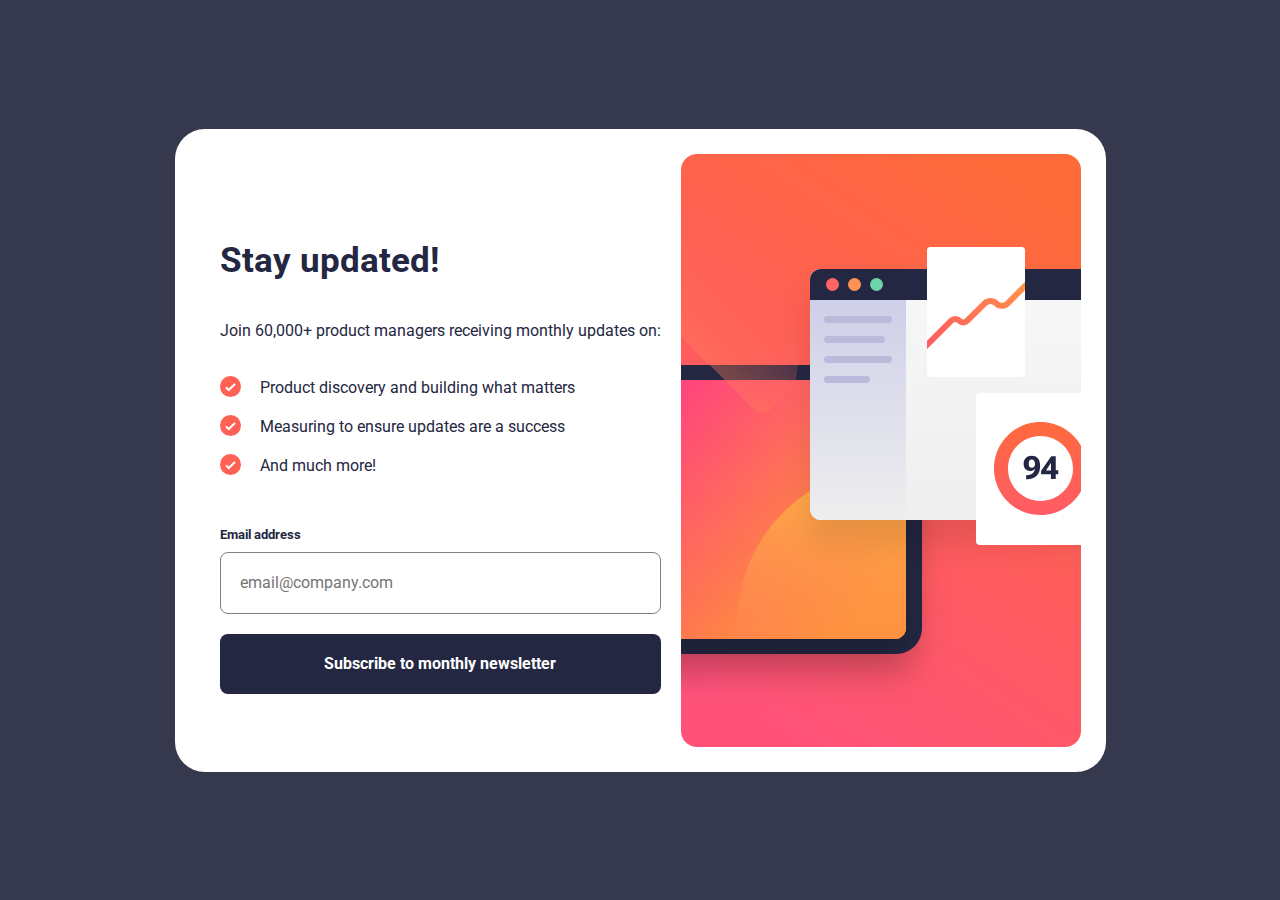
<file: index.html>
<!DOCTYPE html>
<html lang="en">
<head>
  <meta charset="UTF-8">
  <meta name="viewport" content="width=device-width, initial-scale=1.0"> <!-- displays site properly based on user's device -->

  <link rel="icon" type="image/png" sizes="32x32" href="./assets/images/favicon-32x32.png">
  
  <title>Frontend Mentor | Newsletter sign-up form with success message</title>
  <link rel="stylesheet" href="style.css">
  <script defer src="./validation.js"></script>
</head>
<body>

  <main class="container">
      <picture>
        <source srcset="./assets/images/illustration-sign-up-desktop.svg" media="(min-width: 600px)">
        <img src="./assets/images/illustration-sign-up-mobile.svg" alt="Sign-up Illustration">
      </picture> 
    <div class="container-content">
      <h2 class="container-header">Stay updated!</h2>
      <p>Join 60,000+ product managers receiving monthly updates on:</p>
    
      <ul class="checked-list">
        <li>Product discovery and building what matters</li>
        <li>Measuring to ensure updates are a success</li>
        <li>And much more!</li>
      </ul>
    
      <form novalidate id="form">
        <div class="email-container">
          <div class="above-input">
            <label for="email">Email address</label>
          <span aria-live="polite" id="email-error"></span>
          </div>
          <input 
          type="email" 
          name="email"
          id="email-input"
           placeholder="email@company.com"
           >
          <button id="form-submit-btn">Subscribe to monthly newsletter</button>
        </div>
      </form>
    </div>
  </main>
</body>
</html>
</file>
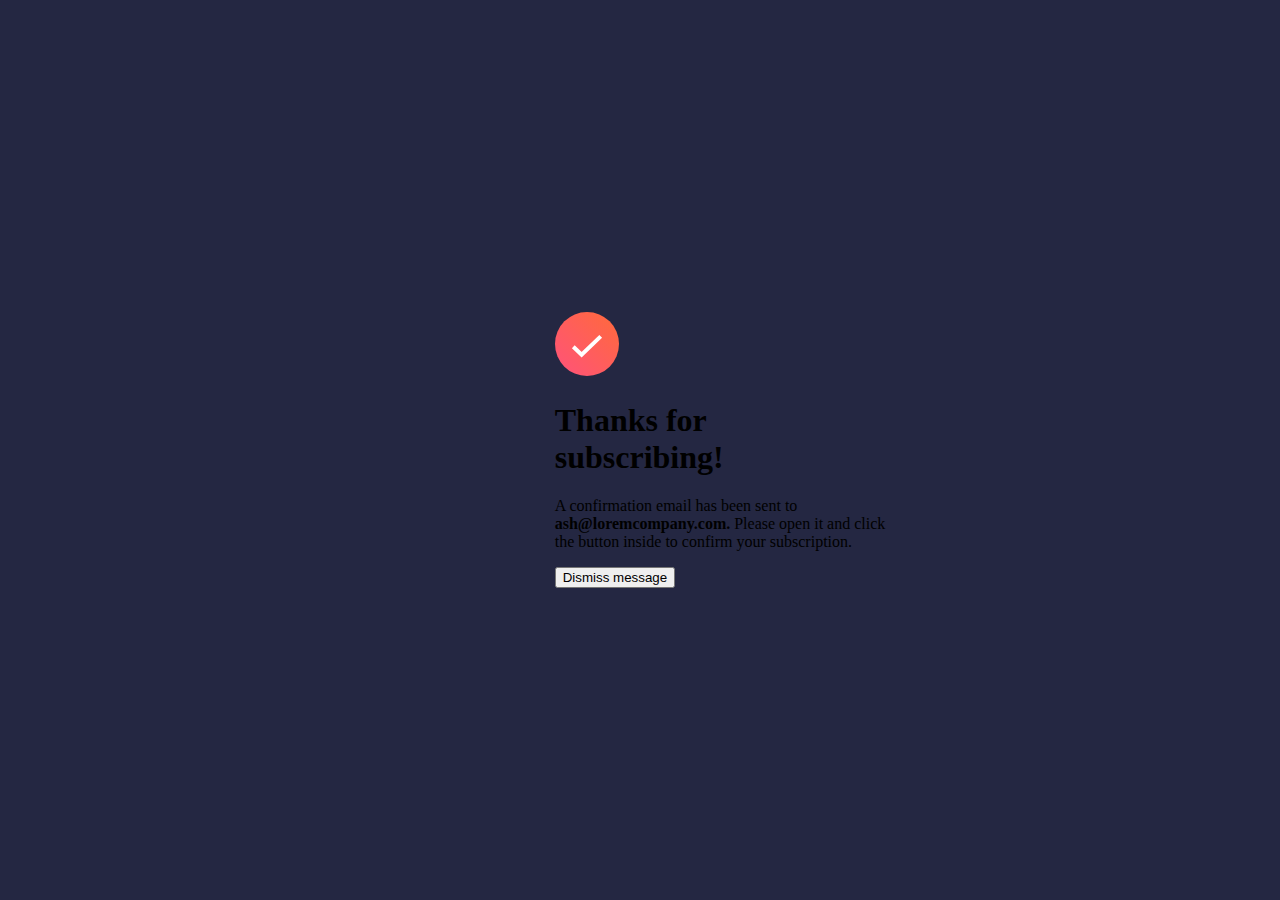
<file: success-message.html>
<!DOCTYPE html>
<html lang="en">
<head>
    <meta charset="UTF-8">
    <meta name="viewport" content="width=device-width, initial-scale=1.0">
    <title>Frontend Mentor | Newsletter sign-up form with success message</title>
    <link rel="stylesheet" href="styles.css">
</head>
<body>
    
</body>
</html>

<div class="success-message-card">
    <img src="./assets/images/icon-success.svg" alt="orange success icon with a white tick">
 <h1 class="success-message-header">Thanks for <br> subscribing!</h1>

  <p class="success-message-para">A confirmation email has been sent to <br> <strong>ash@loremcompany.com.</strong>
  Please open it and click <br> the button inside to confirm your subscription.</p>

  <button class="dismiss-button">Dismiss message</button>

  </div>
</file>
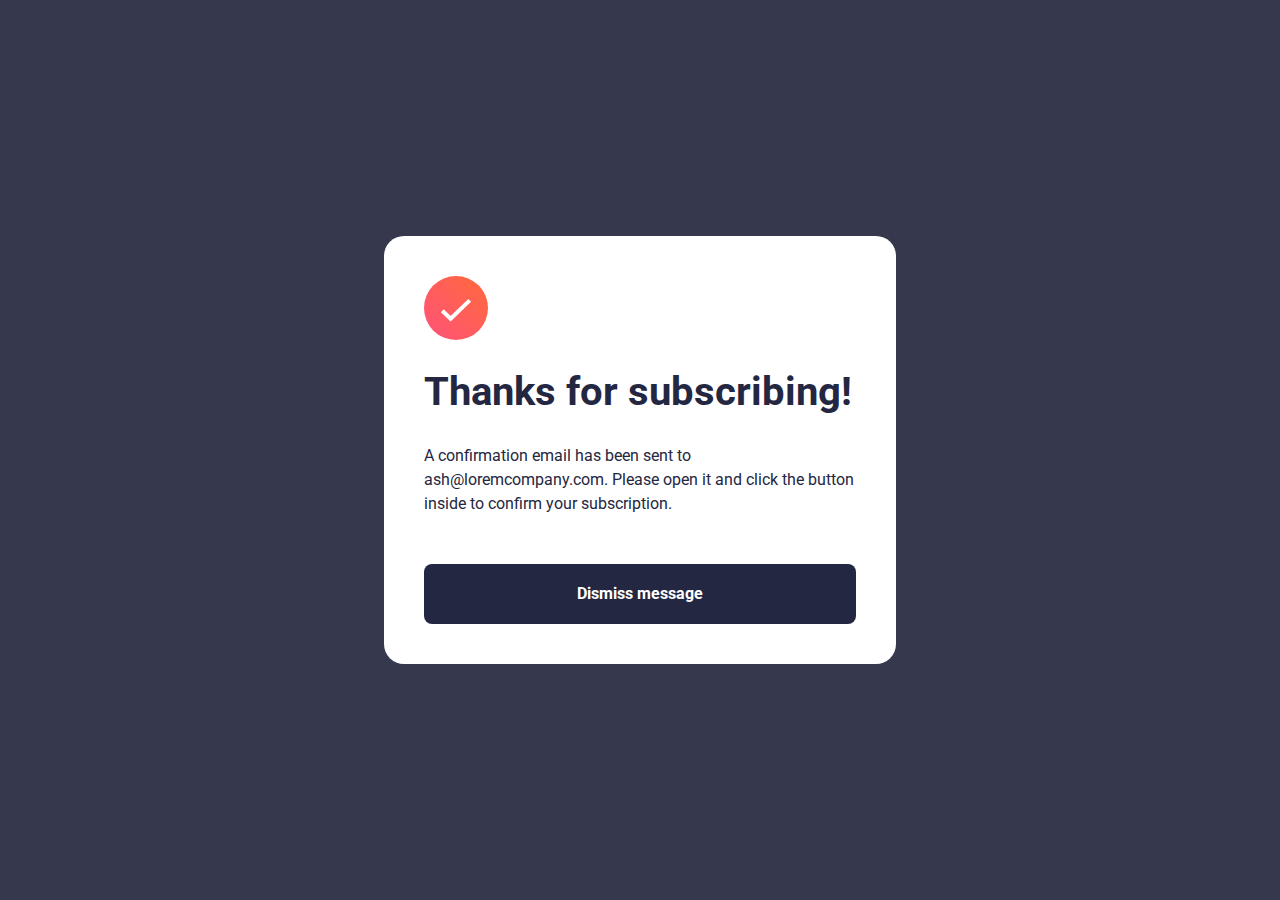
<file: success-page.html>
<!DOCTYPE html>
<html lang="en">
<head>
  <meta charset="UTF-8">
  <meta name="viewport" content="width=device-width, initial-scale=1.0"> <!-- displays site properly based on user's device -->

  <link rel="icon" type="image/png" sizes="32x32" href="./assets/images/favicon-32x32.png">
  
  <title>Frontend Mentor | Newsletter sign-up form with success message</title>
  <link rel="stylesheet" href="success-page.css">
</head>
<body>
<div class="successMessage-container">
    <img src="./assets/images/icon-success.svg" alt="">
    <h2>Thanks for subscribing!</h2>
    <p>A confirmation email has been sent to ash@loremcompany.com. 
        Please open it and click the button inside to confirm your subscription.</p>
    <button onclick="window.location.href = './index.html';">Dismiss message</button>
</div>
</body>
</html>
</file>
<file: style.css>
@import url('https://fonts.googleapis.com/css2?family=Roboto:ital,wght@0,100;0,300;0,400;0,500;0,700;0,900;1,100;1,300;1,400;1,500;1,700;1,900&display=swap');

:root{
  --Tomato: hsl(4, 100%, 67%);
  --Dark-Slate-Grey: hsl(234, 29%, 20%);
  --Charcoal-Grey: hsl(235, 18%, 26%);
  --Grey: hsl(231, 7%, 60%);
  --White: hsl(0, 0%, 100%);

  --Fs-s: 0.8rem;
  --Fs-m: 1rem;
  --Fs-l: 2rem;

  --Fw-bold: 700;
}

*, *::before, *::after {
    box-sizing: border-box;
  }
  
  * {
    margin: 0;
  }

  body {
    line-height: 1.5;
    -webkit-font-smoothing: antialiased;
    font-family: "Roboto", sans-serif;
    color: var(--Dark-Slate-Grey);
    font-weight: 400;
  }
 
  img, picture, video, canvas, svg {
    display: block;
    max-width: 100%;
  }
  
  input, button, textarea, select {
    font: inherit;
  }
  
  p, h1, h2, h3, h4, h5, h6 {
    overflow-wrap: break-word;
  }

  .container-content{
    padding: 25px;
    display: grid;
    gap: 1.2em;
  }

  .container-header{
    font-size: 2.2rem;
    font-weight: var(--Fw-bold);
  }

  .email-containter{
    display: grid;
    gap: 0.5rem;
  }

  .checked-list{
    padding: 0;
    list-style: none;
    display: grid;
    gap: 0.5rem;
  }

  ul li{
    display: flex;
    align-items: flex-start;
    gap: 1.2rem;
  }

  ul li::before {
    content: url('./assets/images/icon-list.svg');
  }

  .email-container{
    display: grid;
    gap: 0.5em;
    margin-top: 2em;
  }

  #email-input{
    padding: 1.1rem 1.2rem;
    border-radius: 0.5rem;
    border: 1px solid grey;
}

#form-submit-btn{
    padding: 1.1rem 1.2rem;
    border: none;
    border-radius: 0.5rem;
    color: var(--White);
    background-color: var(--Dark-Slate-Grey);
    margin-top: 0.8rem;
    font-weight: var(--Fw-bold);
}

.above-input{
  display: flex;
  justify-content: space-between;
  font-size: var(--Fs-s);
  font-weight: var(--Fw-bold);
}

#form-submit-btn:hover{
  cursor: pointer;
}

@media screen and (min-width: 600px) {
  body{
    background-color: var(--Charcoal-Grey);
    display: flex;
    align-items: center;
    justify-content: center;
    min-height: 100vh;
  }

  main{
    display: flex;
    flex-direction: row-reverse;
    background-color: white;
    padding: 25px;
    border-radius: 30px;
  }

  .container-content{
    gap: 0;
    padding: 80px 20px 20px 20px;
  }

  h2{
    font-size: 3rem;
  }

  .checked-list {
    gap: 0;
  }
}
</file>
<file: styles.css>
body{
    background-color: hsl(234, 29%, 20%);
    margin: 0;
    display: flex;
    align-items: center;
    justify-content: center;
    min-height: 100vh; /* Ensure the body takes at least the full height of the viewport */
    width: 1440px;
}

.attribution { font-size: 11px; text-align: center; }
    .attribution a { color: hsl(228, 45%, 44%); }


.signup-form{
    display: flex;
    align-items: center;
    justify-content: center;
    background-color: hsl(0, 0%, 100%);
    padding: 20px;
    border-radius: 25px;
}

.signup-form-content{
    margin-right: 50px;
    margin-left: 30px;
}

.form-header{
    font-size: 50px;
}

.form-para{
    font-size: 15px;
}

li {
    margin-bottom: 10px;
}

#email{
    margin-top: 10px;
    margin-bottom: 20px;
    padding: 15px;
    width: 250px;
    height: 10px;
    border-radius: 5px;
    border: 1px solid black;
}

.submit-button{
    width: 283px;
    padding: 15px;
    text-align: center;
    border-radius: 5px;
    background-color: hsl(4, 100%, 67%);
    color: hsl(0, 0%, 100%);
    border: 0;
}

.submit-button:hover{
    text-shadow: 0px 0px 0.5px hsl(0, 0%, 100%);
    box-shadow: 0px 0px 20px hsl(4, 100%, 67%);
    cursor: pointer;
}

#email:hover{
    cursor: pointer;
    box-shadow: 0px 0px 2px hsl(0, 0%, 5%);
}
</file>
<file: success-page.css>
@import url('https://fonts.googleapis.com/css2?family=Roboto:ital,wght@0,100;0,300;0,400;0,500;0,700;0,900;1,100;1,300;1,400;1,500;1,700;1,900&display=swap');

:root{
  --Tomato: hsl(4, 100%, 67%);
  --Dark-Slate-Grey: hsl(234, 29%, 20%);
  --Charcoal-Grey: hsl(235, 18%, 26%);
  --Grey: hsl(231, 7%, 60%);
  --White: hsl(0, 0%, 100%);

  --Fs-s: 0.8rem;
  --Fs-m: 1rem;
  --Fs-l: 2rem;

  --Fw-bold: 700;
}

*, *::before, *::after {
    box-sizing: border-box;
  }
  
  * {
    margin: 0;
  }

  body {
    line-height: 1.5;
    -webkit-font-smoothing: antialiased;
    font-family: "Roboto", sans-serif;
    color: var(--Dark-Slate-Grey);
    font-weight: 400;
  }
 
  img, picture, video, canvas, svg {
    display: block;
    max-width: 100%;
  }
  
  input, button, textarea, select {
    font: inherit;
  }
  
  p, h1, h2, h3, h4, h5, h6 {
    overflow-wrap: break-word;
  }

  .successMessage-container{
    padding: 8rem 1rem;
    display: grid;
    gap: 2em;
  }

  h2{
    font-size: 2.5rem;
    line-height: 1em;
  }

  button{
    padding: 1.1rem 1.2rem;
    border: none;
    border-radius: 0.5rem;
    color: var(--White);
    background-color: var(--Dark-Slate-Grey);
    font-weight: var(--Fw-bold);
    margin-top: 18em;
  }

  button:hover{
    cursor: pointer;
  }

  @media screen and (min-width: 600px) {
    body{
      background-color: var(--Charcoal-Grey);
      display: flex;
      align-items: center;
      justify-content: center;
      min-height: 100vh;
    }

    .successMessage-container{
    background: var(--White);
    width: 40%;
    padding: 40px;
    border-radius: 20px;
    }

    button{
      margin-top: 1em;
    }
  }
</file>
